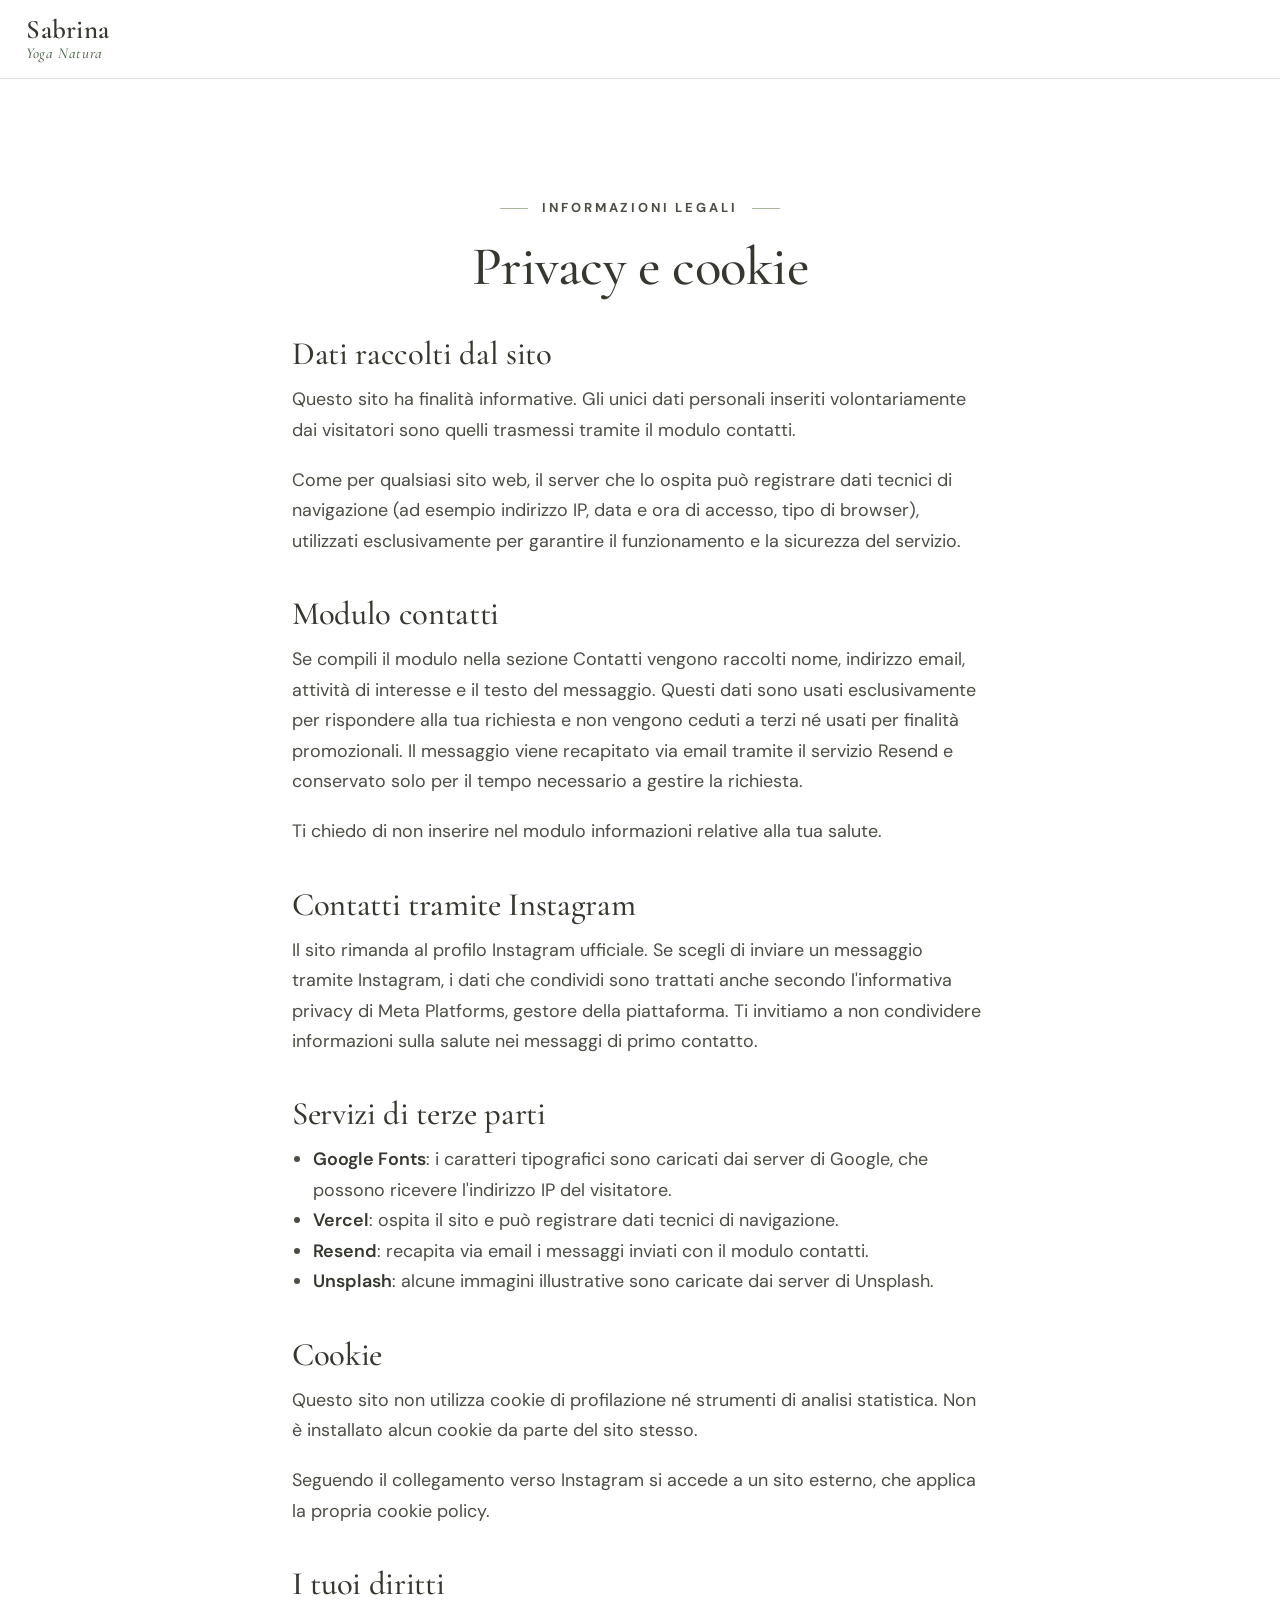
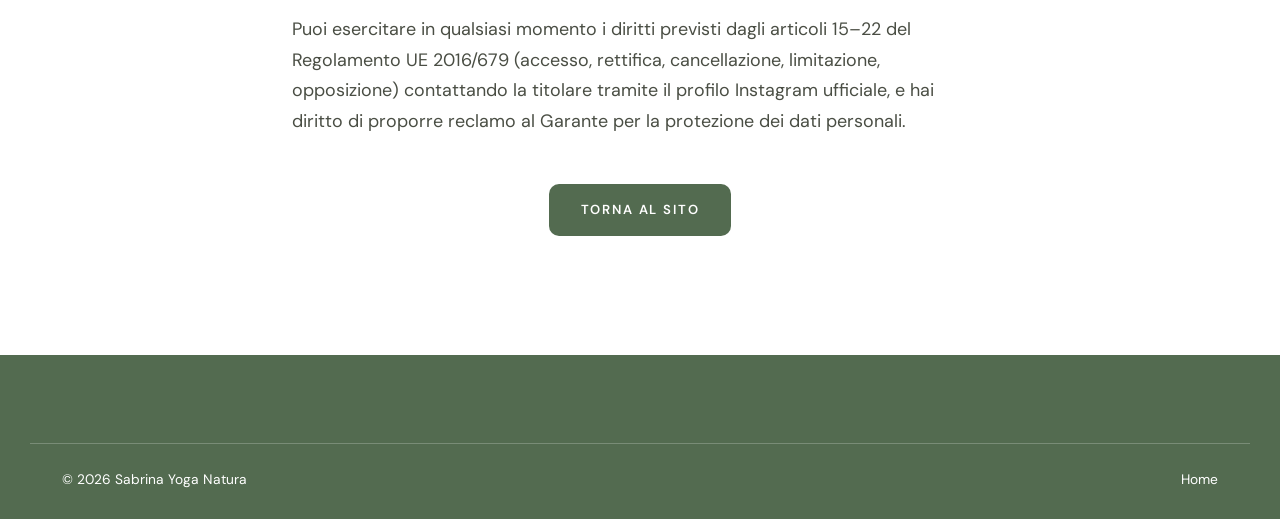
<file: privacy.html>
<!doctype html>
<html lang="it">
<head>
  <meta charset="utf-8">
  <meta name="viewport" content="width=device-width, initial-scale=1">
  <title>Privacy e cookie | Sabrina Yoga Natura</title>
  <meta name="description" content="Informativa sulla privacy e sui cookie del sito Sabrina Yoga Natura.">
  <meta name="robots" content="noindex, follow">
  <link rel="icon" href="data:image/svg+xml,%3Csvg xmlns='http://www.w3.org/2000/svg' viewBox='0 0 64 64'%3E%3Crect width='64' height='64' rx='32' fill='%23536B50'/%3E%3Cpath d='M32 46c0-12 5-20 14-25-1 11-6 21-14 25zm0 0c0-10-4-17-12-21 0 10 5 18 12 21z' fill='%23F5F1E8'/%3E%3C/svg%3E">
  <link rel="preconnect" href="https://fonts.googleapis.com">
  <link rel="preconnect" href="https://fonts.gstatic.com" crossorigin>
  <link href="https://fonts.googleapis.com/css2?family=Cormorant+Garamond:ital,wght@0,500;0,600;1,500&family=DM+Sans:opsz,wght@9..40,400;9..40,500;9..40,600;9..40,700&display=swap" rel="stylesheet">
  <link rel="stylesheet" href="css/style.css">
  <style>
    .legal { max-width: 760px; }
    .legal h1 { font-size: var(--fs-h2); text-align: center; margin-bottom: 2.5rem; }
    .legal h2 { font-size: clamp(1.6rem, 1.4rem + .8vw, 2.1rem); margin: 2.5rem 0 .8rem; }
    .legal p, .legal li { color: var(--ink-soft); }
    .legal ul { list-style: disc; padding-left: 1.3rem; margin-bottom: 1.1em; }
    .legal .back { display: flex; justify-content: center; margin-top: 3rem; }
  </style>
</head>
<body>
  <!--
    NOTA PER LA PUBBLICAZIONE: questa informativa descrive il sito così com'è stato realizzato
    (modulo contatti inviato via email tramite Resend, nessun cookie di profilazione, nessuno strumento di analisi).
    Prima della messa online va completata con i dati identificativi della titolare del trattamento
    e verificata da un consulente. Se si aggiungono form, statistiche, mappe o altri servizi terzi,
    l'informativa e l'eventuale banner cookie devono essere aggiornati.
  -->
  <header class="site-header is-scrolled">
    <div class="header-inner">
      <a class="brand" href="index.html" aria-label="Sabrina Yoga Natura, torna alla home">
        <span class="brand-name">Sabrina</span>
        <span class="brand-tag">Yoga Natura</span>
      </a>
    </div>
  </header>

  <main class="section bg-white">
    <div class="container legal">
      <p class="eyebrow" style="display:flex;justify-content:center">Informazioni legali</p>
      <h1>Privacy e cookie</h1>

      <h2>Dati raccolti dal sito</h2>
      <p>Questo sito ha finalità informative. Gli unici dati personali inseriti volontariamente dai visitatori sono quelli trasmessi tramite il modulo contatti.</p>
      <p>Come per qualsiasi sito web, il server che lo ospita può registrare dati tecnici di navigazione (ad esempio indirizzo IP, data e ora di accesso, tipo di browser), utilizzati esclusivamente per garantire il funzionamento e la sicurezza del servizio.</p>

      <h2>Modulo contatti</h2>
      <p>Se compili il modulo nella sezione Contatti vengono raccolti nome, indirizzo email, attività di interesse e il testo del messaggio. Questi dati sono usati esclusivamente per rispondere alla tua richiesta e non vengono ceduti a terzi né usati per finalità promozionali. Il messaggio viene recapitato via email tramite il servizio Resend e conservato solo per il tempo necessario a gestire la richiesta.</p>
      <p>Ti chiedo di non inserire nel modulo informazioni relative alla tua salute.</p>

      <h2>Contatti tramite Instagram</h2>
      <p>Il sito rimanda al profilo Instagram ufficiale. Se scegli di inviare un messaggio tramite Instagram, i dati che condividi sono trattati anche secondo l'informativa privacy di Meta Platforms, gestore della piattaforma. Ti invitiamo a non condividere informazioni sulla salute nei messaggi di primo contatto.</p>

      <h2>Servizi di terze parti</h2>
      <ul>
        <li><strong>Google Fonts</strong>: i caratteri tipografici sono caricati dai server di Google, che possono ricevere l'indirizzo IP del visitatore.</li>
        <li><strong>Vercel</strong>: ospita il sito e può registrare dati tecnici di navigazione.</li>
        <li><strong>Resend</strong>: recapita via email i messaggi inviati con il modulo contatti.</li>
        <li><strong>Unsplash</strong>: alcune immagini illustrative sono caricate dai server di Unsplash.</li>
      </ul>

      <h2 id="cookie">Cookie</h2>
      <p>Questo sito non utilizza cookie di profilazione né strumenti di analisi statistica. Non è installato alcun cookie da parte del sito stesso.</p>
      <p>Seguendo il collegamento verso Instagram si accede a un sito esterno, che applica la propria cookie policy.</p>

      <h2>I tuoi diritti</h2>
      <p>Puoi esercitare in qualsiasi momento i diritti previsti dagli articoli 15–22 del Regolamento UE 2016/679 (accesso, rettifica, cancellazione, limitazione, opposizione) contattando la titolare tramite il profilo Instagram ufficiale, e hai diritto di proporre reclamo al Garante per la protezione dei dati personali.</p>

      <div class="back">
        <a class="btn btn-primary" href="index.html">Torna al sito</a>
      </div>
    </div>
  </main>

  <footer class="site-footer">
    <div class="container footer-bottom">
      <p>© <span id="year">2026</span> Sabrina Yoga Natura</p>
      <ul><li><a href="index.html">Home</a></li></ul>
    </div>
  </footer>
  <script>document.getElementById("year").textContent = new Date().getFullYear();</script>
</body>
</html>
</file>
<file: css/style.css>
/* ==========================================================================
   Sabrina Yoga Natura — foglio di stile
   Palette: #FFFFFF · #F5F1E8 · #A8B69A · #536B50 · #34382F
   Font: Cormorant Garamond (titoli) · DM Sans (testi)
   ========================================================================== */

:root {
  --white: #FFFFFF;
  --ivory: #F5F1E8;
  --sage: #A8B69A;
  --forest: #536B50;
  --forest-dark: #465C44;   /* solo hover del verde bosco */
  --ink: #34382F;
  --ink-soft: #4A4E44;      /* antracite attenuata, contrasto AA su bianco e avorio */
  --line: rgba(83, 107, 80, .18);
  --line-strong: rgba(83, 107, 80, .34);

  --serif: "Cormorant Garamond", Georgia, "Times New Roman", serif;
  --sans: "DM Sans", system-ui, -apple-system, "Segoe UI", Roboto, sans-serif;

  --fs-h1: clamp(2.6rem, 1.6rem + 4.2vw, 5.1rem);
  --fs-h2: clamp(2.1rem, 1.5rem + 2.4vw, 3.6rem);
  --fs-h3: clamp(1.35rem, 1.2rem + .6vw, 1.75rem);
  --fs-body: clamp(1rem, .96rem + .2vw, 1.125rem);
  --fs-eyebrow: clamp(.75rem, .73rem + .1vw, .8125rem);

  --container: 1220px;
  --gutter: clamp(1rem, .6rem + 2vw, 2rem);
  --section-y: clamp(4.5rem, 3rem + 5.5vw, 8rem);
  --radius: 16px;
  --radius-sm: 10px;
  --header-h: 78px;

  --ease: cubic-bezier(.22, .61, .36, 1);
}

/* ---------- Base ---------- */
*, *::before, *::after { box-sizing: border-box; }

html {
  scroll-behavior: smooth;
  scroll-padding-top: calc(var(--header-h) + 8px);
  -webkit-text-size-adjust: 100%;
}

body {
  margin: 0;
  background: var(--white);
  color: var(--ink);
  font-family: var(--sans);
  font-size: var(--fs-body);
  line-height: 1.7;
  -webkit-font-smoothing: antialiased;
  text-rendering: optimizeLegibility;
  overflow-x: hidden;
}

img { display: block; max-width: 100%; height: auto; }
a { color: var(--forest); text-underline-offset: 3px; }
p { margin: 0 0 1.1em; }
ul, ol { margin: 0; padding: 0; list-style: none; }
strong { font-weight: 600; color: var(--ink); }
button, input, select, textarea { font: inherit; color: inherit; }

h1, h2, h3 { margin: 0; color: var(--ink); }
h1, h2 {
  font-family: var(--serif);
  font-weight: 500;
  line-height: 1.08;
  letter-spacing: -.01em;
  text-wrap: balance;
}
h1 { font-size: var(--fs-h1); }
h2 { font-size: var(--fs-h2); }
h2 em { font-style: italic; color: var(--forest); }
h3 {
  font-family: var(--serif);
  font-size: var(--fs-h3);
  font-weight: 600;
  line-height: 1.2;
}

:focus-visible {
  outline: 2px solid var(--forest);
  outline-offset: 3px;
  border-radius: 4px;
}

.sr-only {
  position: absolute !important;
  width: 1px; height: 1px;
  padding: 0; margin: -1px;
  overflow: hidden; clip: rect(0 0 0 0);
  white-space: nowrap; border: 0;
}

.skip-link {
  position: absolute;
  left: 1rem; top: -100px;
  z-index: 300;
  background: var(--forest);
  color: var(--white);
  padding: .7rem 1.1rem;
  border-radius: 8px;
  font-weight: 600;
  text-decoration: none;
}
.skip-link:focus { top: 1rem; }

.container {
  width: 100%;
  max-width: var(--container);
  margin-inline: auto;
  padding-inline: var(--gutter);
}
.container.narrow { max-width: 860px; }

/* ---------- Titoli di sezione ---------- */
.eyebrow {
  font-family: var(--sans);
  font-size: var(--fs-eyebrow);
  font-weight: 700;
  letter-spacing: .22em;
  text-transform: uppercase;
  color: var(--forest);
  margin: 0 0 1.1rem;
  display: inline-flex;
  align-items: center;
  gap: .9rem;
}
.eyebrow::before,
.eyebrow::after {
  content: "";
  width: 28px; height: 1px;
  background: var(--sage);
}

.section { padding-block: var(--section-y); }
.bg-white { background: var(--white); }
.bg-ivory { background: var(--ivory); }

.section-head {
  text-align: center;
  max-width: 820px;
  margin: 0 auto clamp(2.5rem, 2rem + 2.5vw, 4rem);
}
.section-sub {
  margin: 1.4rem auto 0;
  max-width: 640px;
  color: var(--ink-soft);
}
.section-cta {
  display: flex;
  justify-content: center;
  margin-top: clamp(2.5rem, 2rem + 2vw, 3.5rem);
}

/* ---------- Pulsanti ---------- */
.btn {
  display: inline-flex;
  align-items: center;
  justify-content: center;
  gap: .5rem;
  min-height: 52px;
  padding: .95rem 1.9rem;
  border-radius: 10px;
  border: 1.5px solid transparent;
  font-family: var(--sans);
  font-size: .82rem;
  font-weight: 600;
  letter-spacing: .14em;
  text-transform: uppercase;
  text-decoration: none;
  text-align: center;
  line-height: 1.25;
  cursor: pointer;
  transition: background-color .3s var(--ease), color .3s var(--ease),
              border-color .3s var(--ease), transform .3s var(--ease), box-shadow .3s var(--ease);
}
.btn-primary { background: var(--forest); color: var(--white); }
.btn-primary:hover {
  background: var(--forest-dark);
  transform: translateY(-1px);
  box-shadow: 0 8px 22px -12px rgba(52, 56, 47, .45);
}
.btn-ghost {
  background: rgba(255, 255, 255, .72);
  color: var(--forest);
  border-color: var(--forest);
}
.btn-ghost:hover { background: var(--white); transform: translateY(-1px); }
.btn-row {
  display: flex;
  flex-wrap: wrap;
  justify-content: center;
  gap: .9rem 1rem;
}

/* ==========================================================================
   HEADER — desktop: logo · voci su una riga · CTA a destra
   ========================================================================== */
.site-header {
  position: sticky;
  top: 0;
  z-index: 100;
  background: rgba(255, 255, 255, .95);
  backdrop-filter: saturate(140%) blur(10px);
  -webkit-backdrop-filter: saturate(140%) blur(10px);
  border-bottom: 1px solid transparent;
  transition: border-color .3s var(--ease);
}
.site-header.is-scrolled { border-bottom-color: var(--line); }

.header-inner {
  max-width: 1440px;
  margin-inline: auto;
  height: var(--header-h);
  padding-inline: clamp(1rem, .2rem + 1.8vw, 2.5rem);
  display: flex;
  align-items: center;
  gap: clamp(.9rem, -.2rem + 1.6vw, 2rem);
}

.brand {
  display: inline-flex;
  flex-direction: column;
  align-items: flex-start;
  text-decoration: none;
  color: var(--ink);
  line-height: 1;
  flex-shrink: 0;
}
.brand-name {
  font-family: var(--serif);
  font-weight: 600;
  font-size: clamp(1.6rem, 1.2rem + .6vw, 2rem);
  letter-spacing: .01em;
}
.brand-tag {
  font-family: var(--serif);
  font-style: italic;
  font-weight: 500;
  font-size: clamp(.9rem, .75rem + .25vw, 1.05rem);
  color: var(--forest);
  margin-top: .15rem;
  letter-spacing: .04em;
}

.main-nav { margin-left: auto; }
.main-nav ul {
  display: flex;
  align-items: center;
  flex-wrap: nowrap;
  gap: clamp(.55rem, -.6rem + 1.9vw, 1.6rem);
}
.main-nav ul a {
  position: relative;
  display: inline-block;
  padding: .45rem 0;
  font-size: clamp(.74rem, .4rem + .5vw, .9rem);
  font-weight: 500;
  letter-spacing: .01em;
  text-decoration: none;
  color: var(--ink);
  white-space: nowrap;
  transition: color .25s var(--ease);
}
.main-nav ul a::after {
  content: "";
  position: absolute;
  left: 0; right: 0; bottom: .2rem;
  height: 1px;
  background: var(--forest);
  transform: scaleX(0);
  transform-origin: left;
  transition: transform .3s var(--ease);
}
.main-nav ul a:hover, .main-nav ul a.is-active { color: var(--forest); }
.main-nav ul a:hover::after, .main-nav ul a.is-active::after { transform: scaleX(1); }

.header-cta {
  flex-shrink: 0;
  min-height: 44px;
  padding: .7rem clamp(.8rem, .2rem + .9vw, 1.35rem);
  font-size: clamp(.64rem, .44rem + .3vw, .74rem);
  letter-spacing: .12em;
}
.main-nav .nav-cta-mobile { display: none; }

.menu-toggle {
  display: none;
  margin-left: auto;
  width: 48px; height: 48px;
  border: 1px solid var(--line-strong);
  border-radius: 10px;
  background: var(--white);
  cursor: pointer;
  align-items: center;
  justify-content: center;
}
.menu-bars { display: grid; gap: 5px; width: 20px; }
.menu-bars span {
  display: block;
  height: 1.5px;
  background: var(--ink);
  border-radius: 2px;
  transition: transform .3s var(--ease), opacity .2s var(--ease);
}
.menu-toggle[aria-expanded="true"] .menu-bars span:nth-child(1) { transform: translateY(6.5px) rotate(45deg); }
.menu-toggle[aria-expanded="true"] .menu-bars span:nth-child(2) { opacity: 0; }
.menu-toggle[aria-expanded="true"] .menu-bars span:nth-child(3) { transform: translateY(-6.5px) rotate(-45deg); }

/* Mobile: menu burger con voci e CTA */
@media (max-width: 900px) {
  :root { --header-h: 70px; }
  .header-cta { display: none; }
  .menu-toggle { display: inline-flex; }

  .main-nav {
    position: fixed;
    inset: var(--header-h) 0 auto 0;
    max-height: calc(100dvh - var(--header-h));
    overflow-y: auto;
    background: var(--white);
    border-top: 1px solid var(--line);
    border-bottom: 1px solid var(--line);
    padding: .75rem var(--gutter) 1.6rem;
    opacity: 0;
    visibility: hidden;
    transform: translateY(-8px);
    transition: opacity .3s var(--ease), transform .3s var(--ease), visibility 0s linear .3s;
  }
  .main-nav.is-open {
    opacity: 1;
    visibility: visible;
    transform: none;
    transition: opacity .3s var(--ease), transform .3s var(--ease), visibility 0s;
  }
  .main-nav ul { flex-direction: column; align-items: stretch; gap: 0; }
  .main-nav li + li { border-top: 1px solid var(--line); }
  .main-nav ul a {
    display: block;
    padding: .9rem .25rem;
    font-size: 1rem;
    text-align: center;
  }
  .main-nav ul a::after { display: none; }
  .main-nav .nav-cta-mobile { display: flex; width: 100%; margin-top: 1rem; }
}

/* ==========================================================================
   HERO
   ========================================================================== */
.hero {
  position: relative;
  isolation: isolate;
  background: var(--ivory);
  display: flex;
  align-items: center;
  min-height: clamp(560px, calc(100svh - var(--header-h)), 860px);
  padding-block: clamp(4rem, 3rem + 5vw, 7rem);
  overflow: hidden;
}
.hero-media, .hero-media img {
  position: absolute;
  inset: 0;
  width: 100%;
  height: 100%;
  z-index: -2;
}
.hero-media img { object-fit: cover; object-position: center 60%; }
.hero-overlay {
  position: absolute;
  inset: 0;
  z-index: -1;
  background: radial-gradient(ellipse 70% 65% at 50% 50%, rgba(255, 253, 248, .84) 0%, rgba(255, 253, 248, .64) 50%, rgba(255, 253, 248, .36) 100%);
}
.hero-content { text-align: center; max-width: 960px; }
.hero h1 { margin-bottom: 1.6rem; color: var(--ink); }
.hero h1 .accent { display: block; color: var(--forest); font-style: italic; }
.hero-sub {
  max-width: 640px;
  margin: 0 auto 2.4rem;
  font-size: clamp(1.02rem, .95rem + .35vw, 1.22rem);
  color: var(--ink);
}

/* ==========================================================================
   CHI SONO
   ========================================================================== */
.about {
  display: grid;
  grid-template-columns: minmax(0, 4fr) minmax(0, 7fr);
  grid-template-areas:
    "head head"
    "photo text";
  column-gap: clamp(2.5rem, 1rem + 5vw, 5.5rem);
  align-items: center;
  max-width: 1080px;
}
.about-head { grid-area: head; }
.about-photo { grid-area: photo; }
.about-text { grid-area: text; max-width: 580px; }

.about-photo {
  position: relative;
  margin: 0;
  width: 100%;
  max-width: 300px;
  justify-self: center;
  aspect-ratio: 1;
}
.about-photo::before {
  content: "";
  position: absolute;
  inset: -12px;
  border-radius: 50%;
  border: 1px solid var(--sage);
}
.about-photo img {
  position: relative;
  width: 100%; height: 100%;
  object-fit: cover;
  border-radius: 50%;
}
.about-hello {
  font-family: var(--serif);
  font-size: clamp(1.6rem, 1.35rem + 1vw, 2.1rem);
  font-weight: 500;
  font-style: italic;
  color: var(--forest);
  line-height: 1.2;
  margin-bottom: 1.1rem;
}
.about-text p:not(.about-hello):not(.about-quote) { color: var(--ink-soft); }
.about-quote {
  margin: 1.7rem 0 0;
  padding-left: 1.3rem;
  border-left: 2px solid var(--sage);
  font-family: var(--serif);
  font-size: clamp(1.3rem, 1.15rem + .6vw, 1.6rem);
  font-weight: 500;
  font-style: italic;
  line-height: 1.35;
}

/* ==========================================================================
   A CHI MI RIVOLGO (sezione avorio → card bianche)
   ========================================================================== */
.cards-3 {
  display: grid;
  grid-template-columns: repeat(3, minmax(0, 1fr));
  gap: clamp(1rem, .5rem + 1.5vw, 1.75rem);
  max-width: 1120px;
  margin-inline: auto;
}
.card-soft {
  background: var(--white);
  border: 1px solid var(--line);
  border-radius: var(--radius);
  padding: clamp(1.8rem, 1.5rem + 1.2vw, 2.5rem) clamp(1.4rem, 1.2rem + 1vw, 2.1rem);
  text-align: center;
  transition: transform .35s var(--ease), border-color .35s var(--ease), box-shadow .35s var(--ease);
}
.card-soft:hover {
  transform: translateY(-4px);
  border-color: var(--line-strong);
  box-shadow: 0 18px 40px -28px rgba(52, 56, 47, .35);
}
.card-soft h3 { margin-bottom: .8rem; }
.card-soft p { margin: 0; color: var(--ink-soft); font-size: .97em; }
.line-icon {
  width: 46px; height: 46px;
  margin: 0 auto 1.2rem;
  fill: none;
  stroke: var(--forest);
  stroke-width: 1.4;
  stroke-linecap: round;
  stroke-linejoin: round;
  display: block;
}

/* ==========================================================================
   APPROCCIO — composizione orbitale, senza box né numeri
   ========================================================================== */
.philosophy {
  display: grid;
  grid-template-columns: minmax(0, 1fr) auto minmax(0, 1fr);
  grid-template-areas:
    "a core b"
    "c core d";
  align-items: center;
  column-gap: clamp(1.5rem, .5rem + 3vw, 4rem);
  row-gap: clamp(3rem, 2rem + 4vw, 6rem);
  max-width: 1120px;
  margin-inline: auto;
}
.phil-list { display: contents; }

.phil-core {
  grid-area: core;
  position: relative;
  width: clamp(250px, 14rem + 10vw, 380px);
  aspect-ratio: 1;
}
.phil-core img {
  position: absolute;
  inset: 9%;
  width: 82%; height: 82%;
  object-fit: cover;
  border-radius: 50%;
  animation: breathe 9s ease-in-out infinite alternate;
}
.phil-rings {
  position: absolute;
  inset: 0;
  width: 100%; height: 100%;
  overflow: visible;
}
.phil-rings .ring { fill: none; }
.phil-rings .ring-a { stroke: var(--sage); stroke-width: 1; }
.phil-rings .ring-b { stroke: var(--forest); stroke-width: 1; stroke-dasharray: 2 7; opacity: .55; }
.phil-rings .ring-dot { fill: var(--forest); }
.ring-orbit {
  transform-origin: 200px 200px;
  animation: orbit 38s linear infinite;
}
@keyframes orbit { to { transform: rotate(360deg); } }
@keyframes breathe { from { transform: scale(1); } to { transform: scale(1.035); } }

.phil-item { position: relative; max-width: 330px; }
.phil-item:nth-child(1) { grid-area: a; }
.phil-item:nth-child(2) { grid-area: b; }
.phil-item:nth-child(3) { grid-area: c; }
.phil-item:nth-child(4) { grid-area: d; }
.phil-item:nth-child(odd) { justify-self: end; text-align: right; padding-right: 3.2rem; }
.phil-item:nth-child(even) { justify-self: start; text-align: left; padding-left: 3.2rem; }

/* filo sottile che collega ogni principio al cerchio */
.phil-item::before {
  content: "";
  position: absolute;
  top: 1.15rem;
  width: 2.4rem;
  height: 1px;
  background: linear-gradient(90deg, var(--sage), var(--forest));
}
.phil-item::after {
  content: "";
  position: absolute;
  top: calc(1.15rem - 3px);
  width: 7px; height: 7px;
  border-radius: 50%;
  background: var(--forest);
}
.phil-item:nth-child(odd)::before { right: 0; }
.phil-item:nth-child(odd)::after { right: -3px; }
.phil-item:nth-child(even)::before { left: 0; transform: scaleX(-1); }
.phil-item:nth-child(even)::after { left: -3px; }

.phil-item h3 {
  font-size: clamp(1.8rem, 1.5rem + 1vw, 2.4rem);
  font-weight: 500;
  font-style: italic;
  color: var(--forest);
  margin-bottom: .45rem;
}
.phil-item p { margin: 0; color: var(--ink-soft); }

/* ==========================================================================
   SERVIZI (sezione avorio → card bianche, tutte uguali)
   ========================================================================== */
.services {
  display: grid;
  grid-template-columns: repeat(4, minmax(0, 1fr));
  gap: clamp(1rem, .5rem + 1vw, 1.4rem);
  max-width: 1120px;
  margin-inline: auto;
}
.service-card {
  display: flex;
  flex-direction: column;
  height: 100%;
  background: var(--white);
  border: 1px solid var(--line);
  border-radius: var(--radius);
  overflow: hidden;
  transition: transform .35s var(--ease), box-shadow .35s var(--ease);
}
.service-card:hover {
  transform: translateY(-4px);
  box-shadow: 0 20px 44px -30px rgba(52, 56, 47, .4);
}
.service-media {
  aspect-ratio: 3 / 2;
  overflow: hidden;
  background: var(--sage);
  flex-shrink: 0;
}
.service-media img {
  width: 100%; height: 100%;
  object-fit: cover;
  transition: transform .45s var(--ease);
}
.service-card:hover .service-media img { transform: scale(1.04); }
.service-body {
  flex: 1;
  padding: 1.3rem 1.3rem 1.5rem;
  border-top: 3px solid var(--sage);
}
.service-body h3 { font-size: clamp(1.3rem, 1.2rem + .3vw, 1.45rem); margin-bottom: .6rem; }
.service-body p { margin: 0; color: var(--ink-soft); font-size: .92rem; line-height: 1.65; }

/* ==========================================================================
   EVENTI (sezione bianca → anteprima avorio)
   ========================================================================== */
.event-teaser {
  display: grid;
  grid-template-columns: minmax(0, 5fr) minmax(0, 6fr);
  width: 100%;
  max-width: 820px;
  margin: 0 auto;
  padding: 0;
  background: var(--ivory);
  border: 1px solid var(--line);
  border-radius: var(--radius);
  overflow: hidden;
  text-align: left;
  cursor: pointer;
  transition: transform .35s var(--ease), box-shadow .35s var(--ease), border-color .35s var(--ease);
}
.event-teaser:hover {
  transform: translateY(-3px);
  border-color: var(--line-strong);
  box-shadow: 0 24px 50px -32px rgba(52, 56, 47, .45);
}
.event-media { display: block; overflow: hidden; min-height: 250px; }
.event-media img {
  width: 100%; height: 100%;
  object-fit: cover;
  transition: transform .6s var(--ease);
}
.event-teaser:hover .event-media img { transform: scale(1.05); }
.event-body {
  display: flex;
  flex-direction: column;
  justify-content: center;
  gap: .6rem;
  padding: clamp(1.6rem, 1.2rem + 1.5vw, 2.6rem);
}
.event-kicker {
  font-size: var(--fs-eyebrow);
  font-weight: 700;
  letter-spacing: .2em;
  text-transform: uppercase;
  color: var(--forest);
}
.event-title {
  font-family: var(--serif);
  font-size: clamp(1.6rem, 1.35rem + .9vw, 2.1rem);
  font-weight: 500;
  line-height: 1.15;
  color: var(--ink);
}
.event-text { color: var(--ink-soft); font-size: .98rem; }
.event-link {
  display: inline-flex;
  align-items: center;
  gap: .5rem;
  margin-top: .4rem;
  font-size: .8rem;
  font-weight: 600;
  letter-spacing: .14em;
  text-transform: uppercase;
  color: var(--forest);
}
.event-link svg {
  width: 18px; height: 18px;
  fill: none; stroke: currentColor; stroke-width: 1.6;
  stroke-linecap: round; stroke-linejoin: round;
  transition: transform .3s var(--ease);
}
.event-teaser:hover .event-link svg { transform: translateX(4px); }

/* Finestra eventi */
.events-dialog {
  width: min(560px, calc(100% - 2rem));
  max-height: calc(100dvh - 2rem);
  padding: 0;
  border: 0;
  border-radius: var(--radius);
  background: var(--white);
  color: var(--ink);
  box-shadow: 0 30px 80px -30px rgba(52, 56, 47, .55);
}
.events-dialog[open] { animation: dialog-in .35s var(--ease); }
.events-dialog::backdrop {
  background: rgba(52, 56, 47, .45);
  backdrop-filter: blur(4px);
}
@keyframes dialog-in { from { opacity: 0; transform: translateY(12px) scale(.98); } }
.dialog-inner {
  position: relative;
  padding: clamp(2rem, 1.5rem + 2vw, 2.8rem) clamp(1.4rem, 1rem + 2vw, 2.6rem);
  text-align: center;
}
.dialog-inner h3 { font-size: clamp(1.8rem, 1.5rem + 1vw, 2.3rem); font-weight: 500; margin-bottom: 1.2rem; }
.dialog-close {
  position: absolute;
  top: .9rem; right: .9rem;
  width: 42px; height: 42px;
  display: inline-flex; align-items: center; justify-content: center;
  border: 1px solid var(--line-strong);
  border-radius: 50%;
  background: var(--white);
  cursor: pointer;
  transition: background-color .25s var(--ease);
}
.dialog-close:hover { background: var(--ivory); }
.dialog-close svg { width: 18px; height: 18px; stroke: var(--ink); stroke-width: 1.6; fill: none; stroke-linecap: round; }
.events-empty p { color: var(--ink-soft); margin-bottom: 1.6rem; }
.events-list { display: grid; gap: .75rem; margin-bottom: 1.6rem; text-align: left; }
.events-list li {
  background: var(--ivory);
  border: 1px solid var(--line);
  border-radius: var(--radius-sm);
  padding: 1rem 1.2rem;
}
.events-list .ev-date { font-size: var(--fs-eyebrow); font-weight: 700; letter-spacing: .16em; text-transform: uppercase; color: var(--forest); }
.events-list .ev-title { font-family: var(--serif); font-size: 1.35rem; font-weight: 600; line-height: 1.25; margin: .2rem 0; }
.events-list .ev-meta { font-size: .92rem; color: var(--ink-soft); margin: 0; }
.events-list .ev-book { display: inline-block; margin-top: .4rem; font-size: .85rem; font-weight: 600; }

/* ==========================================================================
   COME FUNZIONA — percorso luminoso che si accende allo scorrimento
   ========================================================================== */
.journey {
  position: relative;
  display: grid;
  grid-template-columns: repeat(4, minmax(0, 1fr));
  gap: clamp(1.25rem, .8rem + 2vw, 2.5rem);
  max-width: 1120px;
  margin-inline: auto;
}
.journey-track {
  position: absolute;
  background: var(--line-strong);
  pointer-events: none;
}
.journey-fill {
  position: absolute;
  inset: 0;
  background: linear-gradient(90deg, var(--sage), var(--forest));
  transform-origin: left center;
  transform: scaleX(var(--p, 0));
}
.journey-glow {
  position: absolute;
  width: 46px; height: 46px;
  margin: -23px 0 0 -23px;
  border-radius: 50%;
  background: radial-gradient(circle, rgba(168, 182, 154, .85) 0%, rgba(168, 182, 154, 0) 70%);
  opacity: var(--glow, 0);
  transition: opacity .3s var(--ease);
}
.journey.is-vertical .journey-fill {
  background: linear-gradient(180deg, var(--sage), var(--forest));
  transform-origin: center top;
  transform: scaleY(var(--p, 0));
}

.journey-step { position: relative; text-align: center; }
.journey-dot {
  position: relative;
  z-index: 1;
  display: block;
  width: 22px; height: 22px;
  margin: 0 auto 1.6rem;
  border-radius: 50%;
  background: var(--ivory);
  border: 1.5px solid var(--forest);
  transition: background-color .4s var(--ease), transform .4s var(--ease);
}
.journey-dot::after {
  content: "";
  position: absolute;
  inset: -1.5px;
  border-radius: 50%;
  border: 1.5px solid var(--forest);
  opacity: 0;
}
.journey-step h3 { margin-bottom: .6rem; }
.journey-step p {
  margin: 0 auto;
  max-width: 270px;
  color: var(--ink-soft);
  font-size: .97em;
}

.js .journey-step h3,
.js .journey-step p {
  opacity: .28;
  transform: translateY(10px);
  transition: opacity .45s var(--ease), transform .45s var(--ease);
}
.js .journey-step p { transition-delay: .08s; }
.journey-step.is-lit h3,
.journey-step.is-lit p { opacity: 1 !important; transform: none !important; }
.journey-step.is-lit .journey-dot { background: var(--forest); transform: scale(1.08); }
.journey-step.is-lit .journey-dot::after { animation: ripple 2.6s var(--ease) infinite; }
@keyframes ripple {
  0% { opacity: .7; transform: scale(1); }
  70%, 100% { opacity: 0; transform: scale(2.6); }
}

/* ==========================================================================
   DOVE RICEVO (sezione bianca → box avorio)
   ========================================================================== */
.address-box {
  display: flex;
  align-items: center;
  gap: 1rem;
  width: fit-content;
  max-width: 100%;
  margin: 0 auto;
  padding: 1.1rem 1.8rem 1.1rem 1.4rem;
  background: var(--ivory);
  border: 1px solid var(--line);
  border-radius: 14px;
}
.address-box svg {
  width: 30px; height: 30px; flex-shrink: 0;
  fill: none; stroke: var(--forest); stroke-width: 1.4;
  stroke-linecap: round; stroke-linejoin: round;
}
.address-box p { margin: 0; display: grid; line-height: 1.3; }
.address-label {
  font-size: var(--fs-eyebrow);
  font-weight: 700;
  letter-spacing: .2em;
  text-transform: uppercase;
  color: var(--forest);
}
.address-value { font-family: var(--serif); font-size: 1.5rem; font-style: italic; font-weight: 500; }

/* ==========================================================================
   FAQ (sezione avorio → tendine bianche)
   ========================================================================== */
.faq { display: grid; gap: .8rem; }
.faq-item {
  background: var(--white);
  border: 1px solid var(--line);
  border-radius: 12px;
  transition: border-color .3s var(--ease);
}
.faq-item.is-open { border-color: var(--line-strong); }
.faq-item h3 { font-family: var(--sans); font-size: inherit; font-weight: inherit; }
.faq-q {
  width: 100%;
  display: flex;
  align-items: center;
  justify-content: space-between;
  gap: 1.25rem;
  padding: 1.2rem 1.4rem;
  background: none;
  border: 0;
  border-radius: 12px;
  cursor: pointer;
  text-align: left;
  font-size: clamp(1rem, .96rem + .2vw, 1.1rem);
  font-weight: 500;
  line-height: 1.45;
  color: var(--ink);
  transition: color .25s var(--ease);
}
.faq-q:hover { color: var(--forest); }
.faq-icon {
  position: relative;
  flex-shrink: 0;
  width: 32px; height: 32px;
  border-radius: 50%;
  border: 1px solid var(--line-strong);
  transition: background-color .3s var(--ease), border-color .3s var(--ease);
}
.faq-icon::before, .faq-icon::after {
  content: "";
  position: absolute;
  left: 50%; top: 50%;
  width: 12px; height: 1.5px;
  background: var(--forest);
  transform: translate(-50%, -50%);
  transition: transform .3s var(--ease), background-color .3s var(--ease);
}
.faq-icon::after { transform: translate(-50%, -50%) rotate(90deg); }
.faq-item.is-open .faq-icon { background: var(--forest); border-color: var(--forest); }
.faq-item.is-open .faq-icon::before { background: var(--white); }
.faq-item.is-open .faq-icon::after { background: var(--white); transform: translate(-50%, -50%) rotate(0deg); }

.faq-a {
  display: grid;
  grid-template-rows: 0fr;
  transition: grid-template-rows .35s var(--ease);
}
.faq-a > div { overflow: hidden; }
.faq-a p { margin: 0; padding: 0 1.4rem 1.4rem; color: var(--ink-soft); }
.faq-item.is-open .faq-a { grid-template-rows: 1fr; }
html:not(.js) .faq-a { grid-template-rows: 1fr; }
html:not(.js) .faq-icon { display: none; }

/* ==========================================================================
   CONTATTI (sezione bianca → modulo avorio)
   ========================================================================== */
.contact-form {
  max-width: 620px;
  margin: 0 auto;
  background: var(--ivory);
  border: 1px solid var(--line);
  border-radius: var(--radius);
  padding: clamp(1.5rem, 1rem + 2vw, 2.4rem);
}
.form-grid {
  display: grid;
  grid-template-columns: repeat(2, minmax(0, 1fr));
  gap: 1rem 1.1rem;
}
.field { display: grid; gap: .35rem; }
.field-full { grid-column: 1 / -1; }
.field label {
  font-size: .8rem;
  font-weight: 600;
  letter-spacing: .06em;
  color: var(--ink);
}
.field input, .field select, .field textarea {
  width: 100%;
  min-height: 48px;
  padding: .7rem .95rem;
  background: var(--white);
  border: 1px solid var(--line-strong);
  border-radius: 10px;
  font-size: 1rem;
  line-height: 1.5;
  transition: border-color .25s var(--ease), box-shadow .25s var(--ease);
}
.field textarea { resize: vertical; min-height: 110px; }
.field select {
  appearance: none;
  background-image: url("data:image/svg+xml,%3Csvg xmlns='http://www.w3.org/2000/svg' viewBox='0 0 24 24'%3E%3Cpath d='M6 9l6 6 6-6' fill='none' stroke='%23536B50' stroke-width='1.6' stroke-linecap='round'/%3E%3C/svg%3E");
  background-repeat: no-repeat;
  background-position: right .8rem center;
  background-size: 18px;
  padding-right: 2.6rem;
}
.field input:focus, .field select:focus, .field textarea:focus {
  outline: none;
  border-color: var(--forest);
  box-shadow: 0 0 0 3px rgba(83, 107, 80, .18);
}
.field [aria-invalid="true"] { border-color: #8A3B2E; }
.field-hint { margin: 0; font-size: .8rem; color: var(--ink-soft); }
.field-check {
  display: flex;
  align-items: flex-start;
  gap: .7rem;
}
.field-check input {
  width: 20px; height: 20px; min-height: 0;
  margin: .15rem 0 0;
  flex-shrink: 0;
  accent-color: var(--forest);
}
.field-check label { font-size: .9rem; font-weight: 400; letter-spacing: 0; color: var(--ink-soft); }
.hp { position: absolute; left: -9999px; width: 1px; height: 1px; overflow: hidden; }
.form-actions { display: flex; justify-content: center; margin-top: 1.5rem; }
.form-actions .btn[disabled] { opacity: .6; cursor: progress; }
.form-status { margin: 1rem 0 0; text-align: center; font-size: .95rem; min-height: 1.5em; }
.form-status.is-error { color: #8A3B2E; }
.form-status.is-success { color: var(--forest); font-weight: 600; }

/* ==========================================================================
   FOOTER
   ========================================================================== */
.site-footer {
  background: var(--forest);
  color: var(--white);
  padding-top: clamp(3.5rem, 2.5rem + 4vw, 5.5rem);
}
.site-footer a { color: var(--white); text-decoration: none; }
.site-footer a:hover { text-decoration: underline; }
.site-footer :focus-visible { outline-color: var(--white); }

.footer-inner {
  display: grid;
  grid-template-columns: 1.2fr 1.4fr .9fr;
  gap: 2.5rem;
  padding-bottom: 3rem;
}
.brand-light, .brand-light .brand-tag { color: var(--white); }
.brand-light:hover { text-decoration: none !important; }
.footer-claim {
  margin: 1.2rem 0 0;
  max-width: 320px;
  font-family: var(--serif);
  font-size: 1.3rem;
  font-style: italic;
  line-height: 1.4;
}
.footer-title {
  font-size: var(--fs-eyebrow);
  font-weight: 700;
  letter-spacing: .2em;
  text-transform: uppercase;
  margin-bottom: 1rem;
  color: var(--ivory);
}
.footer-nav ul {
  display: grid;
  grid-auto-flow: column;
  grid-template-rows: repeat(5, auto);
  justify-content: start;
  column-gap: 2.5rem;
}
.footer-nav li, .footer-contact li { margin-bottom: .5rem; }
.footer-nav a, .footer-contact a { font-size: .95rem; }

.footer-bottom {
  display: flex;
  flex-wrap: wrap;
  justify-content: space-between;
  align-items: center;
  gap: .75rem 2rem;
  padding-block: 1.5rem 1.75rem;
  border-top: 1px solid rgba(255, 255, 255, .22);
  font-size: .86rem;
}
.footer-bottom p { margin: 0; }
.footer-bottom ul { display: flex; flex-wrap: wrap; gap: .5rem 1.5rem; }

/* ---------- Comparsa progressiva ---------- */
.js .reveal {
  opacity: 0;
  transform: translateY(16px);
  transition: opacity .45s var(--ease), transform .45s var(--ease);
}
.js .reveal.is-visible { opacity: 1; transform: none; }

@media (prefers-reduced-motion: reduce) {
  html { scroll-behavior: auto; }
  *, *::before, *::after {
    transition-duration: .01ms !important;
    animation-duration: .01ms !important;
    animation-iteration-count: 1 !important;
  }
  .js .reveal { opacity: 1; transform: none; }
  .js .journey-step h3, .js .journey-step p { opacity: 1; transform: none; }
}

/* ==========================================================================
   RESPONSIVE
   ========================================================================== */
@media (max-width: 1080px) {
  .services { grid-template-columns: repeat(2, minmax(0, 1fr)); max-width: 720px; }
  .journey { grid-template-columns: repeat(2, minmax(0, 1fr)); row-gap: 3rem; }
}

@media (max-width: 900px) {
  .about {
    grid-template-columns: 1fr;
    grid-template-areas:
      "photo"
      "head"
      "text";
  }
  .about-photo { max-width: 210px; margin-bottom: 2.5rem; }
  .about-head { margin-bottom: 2rem; }
  .about-text { margin-inline: auto; }

  .cards-3 { grid-template-columns: 1fr; max-width: 540px; }

  .philosophy {
    grid-template-columns: 1fr;
    grid-template-areas: "core" "a" "b" "c" "d";
    row-gap: 2.2rem;
    justify-items: center;
  }
  .phil-core { width: min(250px, 72vw); margin-bottom: .5rem; }
  .phil-item:nth-child(n) {
    justify-self: center;
    text-align: center;
    padding: 0;
    max-width: 420px;
  }
  .phil-item::before {
    position: static;
    display: block;
    width: 1px; height: 26px;
    margin: 0 auto .8rem;
    background: linear-gradient(180deg, var(--sage), var(--forest));
    transform: none !important;
  }
  .phil-item::after { display: none; }

  .footer-inner { grid-template-columns: 1fr 1fr; }
  .footer-brand { grid-column: 1 / -1; }
}

@media (max-width: 720px) {
  .journey { grid-template-columns: 1fr; row-gap: 0; max-width: 520px; }
  .journey-step { text-align: left; padding: 0 0 2.4rem 3rem; }
  .journey-step:last-child { padding-bottom: 0; }
  .journey-dot { position: absolute; left: 0; top: 4px; margin: 0; }
  .journey-step p { margin: 0; max-width: none; }

  .event-teaser { grid-template-columns: 1fr; max-width: 460px; }
  .event-media { min-height: 0; aspect-ratio: 16 / 10; }
}

@media (max-width: 640px) {
  .services { grid-template-columns: 1fr; max-width: 380px; }
  .hero-media img { object-position: center 55%; }
  .btn-row { flex-direction: column; align-items: stretch; max-width: 340px; margin-inline: auto; }
  .eyebrow::before, .eyebrow::after { width: 18px; }
  .eyebrow { gap: .6rem; letter-spacing: .18em; }
  .form-grid { grid-template-columns: 1fr; }
  .footer-inner { grid-template-columns: 1fr; gap: 2rem; }
  .footer-bottom { flex-direction: column; align-items: flex-start; }
}

@media (max-width: 360px) {
  .btn { padding-inline: 1.2rem; letter-spacing: .1em; }
  .address-box { padding-inline: 1.1rem; }
}
</file>
